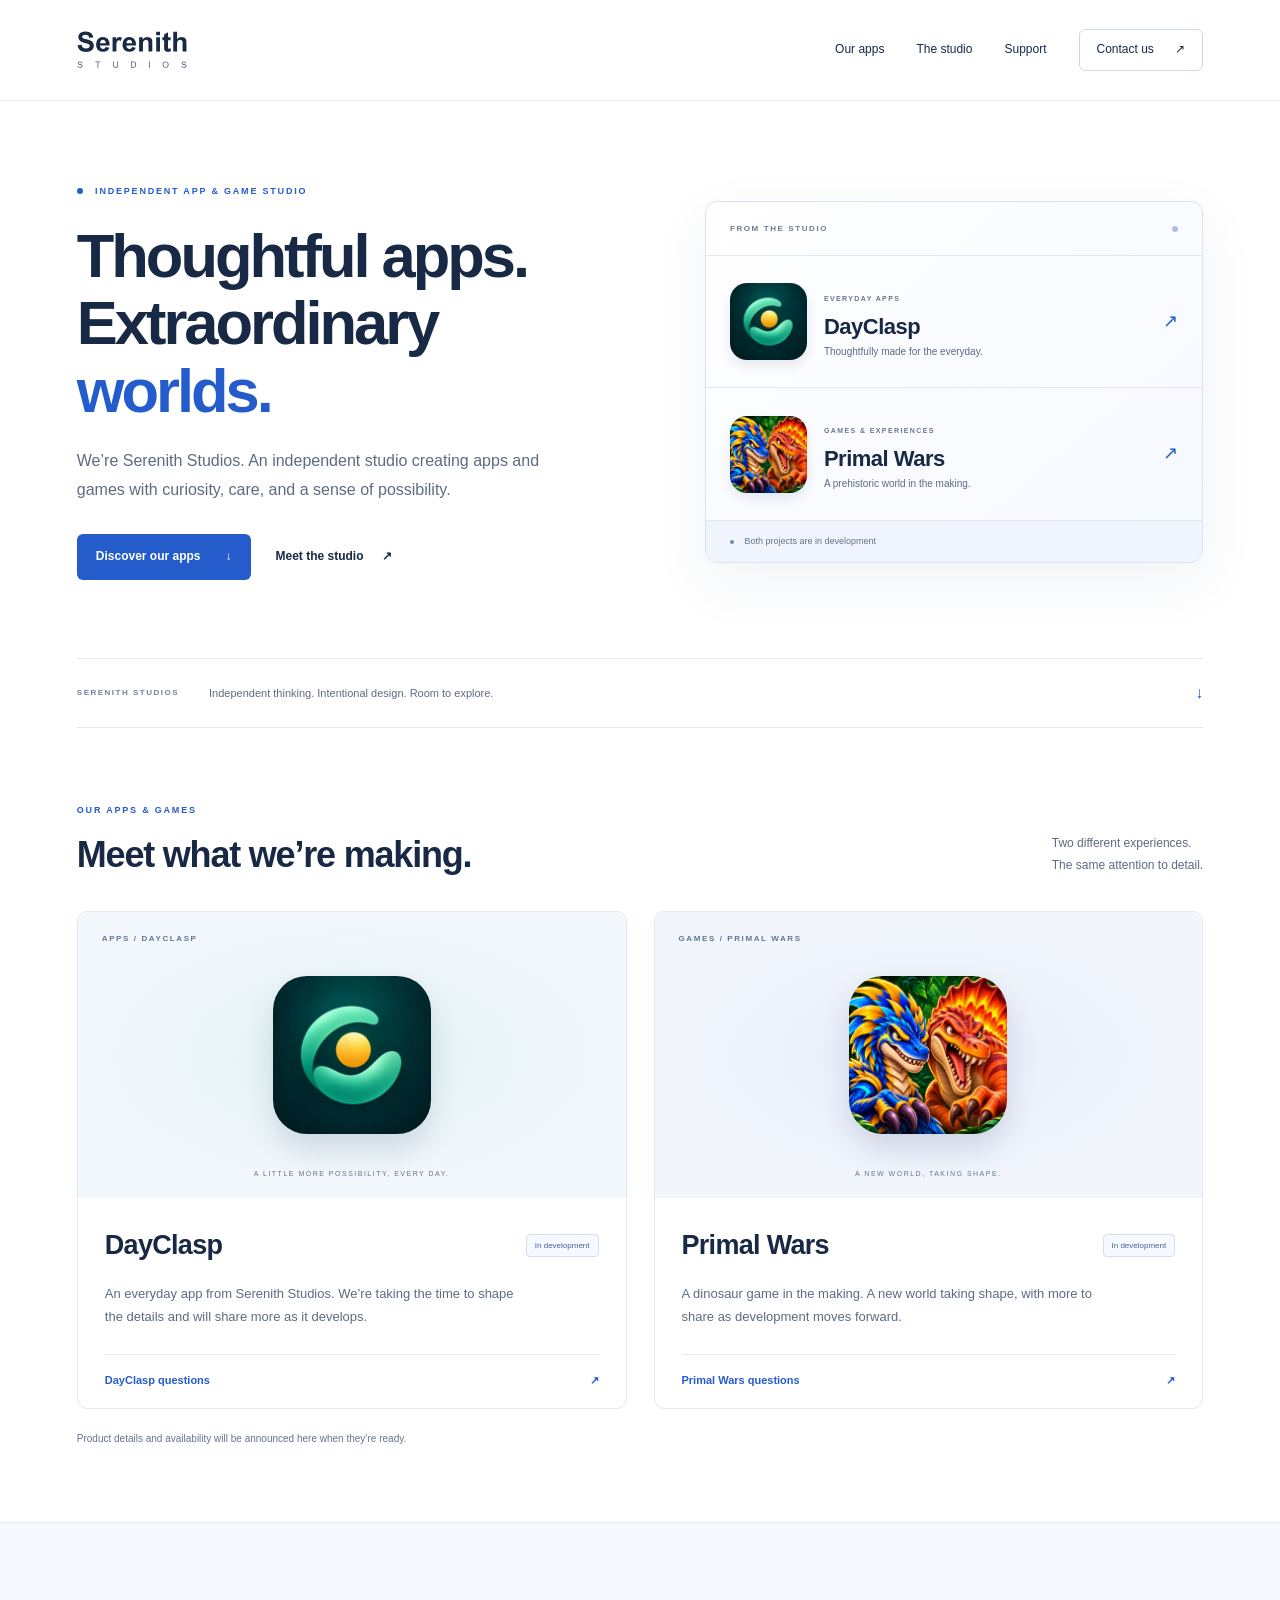
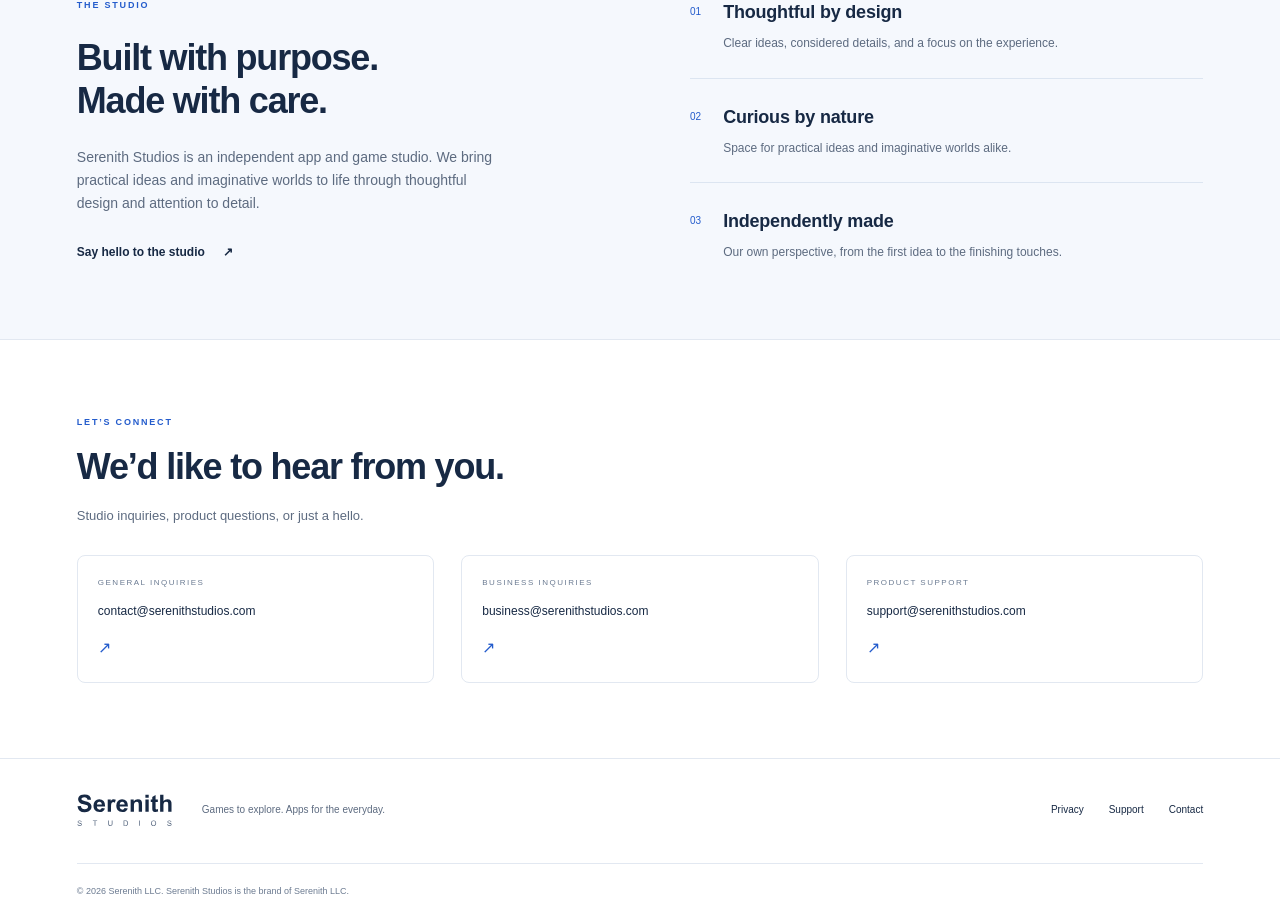
<file: index.html>
<!doctype html><html lang="en"><head><meta charset="utf-8"><meta name="viewport" content="width=device-width,initial-scale=1"><meta name="theme-color" content="#ffffff"><title>Serenith Studios — Games & apps, thoughtfully made</title><meta name="description" content="Serenith Studios is the brand of Serenith LLC, developing Primal Wars and DayClasp. Explore our work and get in touch."><link rel="icon" href="/assets/mark.svg" type="image/svg+xml"><link rel="stylesheet" href="/assets/style.css?v=wordmark-3"></head><body><a class="skip" href="#main">Skip to content</a>
<header><a class="brand" href="/" aria-label="Serenith Studios home"><img class="wordmark" src="/assets/wordmark.svg" alt="Serenith Studios" width="202" height="75"></a><nav aria-label="Main navigation"><a href="/#apps">Our apps</a><a href="/#studio">The studio</a><a href="/support/">Support</a><a class="nav-contact" href="/#contact">Contact us <span aria-hidden="true">↗</span></a></nav></header><main id="main">
<section class="hero">
 <div class="hero-copy"><p class="eyebrow"><span></span> INDEPENDENT APP & GAME STUDIO</p><h1>Thoughtful apps.<br>Extraordinary <span>worlds.</span></h1><p class="intro">We’re Serenith Studios. An independent studio creating apps and games with curiosity, care, and a sense of possibility.</p><div class="hero-actions"><a class="button" href="#apps">Discover our apps <span aria-hidden="true">↓</span></a><a class="quiet-link" href="#studio">Meet the studio <span aria-hidden="true">↗</span></a></div></div>
 <div class="portfolio-preview" aria-label="Our projects in development"><div class="preview-heading"><span>FROM THE STUDIO</span><span class="preview-dot" aria-hidden="true"></span></div><a class="preview-product" href="#dayclasp"><img src="/assets/dayclasp-icon.png" alt="" width="1024" height="1024"><div><small>EVERYDAY APPS</small><h2>DayClasp</h2><p>Thoughtfully made for the everyday.</p></div><span class="arrow" aria-hidden="true">↗</span></a><a class="preview-product" href="#primal-wars"><img src="/assets/primal-wars-icon.png" alt="" width="1024" height="1024"><div><small>GAMES & EXPERIENCES</small><h2>Primal Wars</h2><p>A prehistoric world in the making.</p></div><span class="arrow" aria-hidden="true">↗</span></a><div class="preview-foot"><span class="status-dot"></span> Both projects are in development</div></div>
</section>
<div class="studio-strip"><span>SERENITH STUDIOS</span><p>Independent thinking. Intentional design. Room to explore.</p><a href="#apps" aria-label="Explore our apps">↓</a></div>
<section class="apps section" id="apps"><div class="section-heading"><div><p class="eyebrow">OUR APPS & GAMES</p><h2>Meet what we’re making.</h2></div><p>Two different experiences.<br>The same attention to detail.</p></div>
 <div class="app-grid"><article class="app-card" id="dayclasp"><div class="app-stage day-stage"><span class="stage-category">APPS / DAYCLASP</span><img src="/assets/dayclasp-icon.png" alt="Current DayClasp app icon" width="1024" height="1024"><span class="stage-caption">A LITTLE MORE POSSIBILITY, EVERY DAY.</span></div><div class="app-content"><div class="app-title"><h3>DayClasp</h3><span class="status">In development</span></div><p>An everyday app from Serenith Studios. We’re taking the time to shape the details and will share more as it develops.</p><a class="product-link" href="/support/#dayclasp">DayClasp questions <span aria-hidden="true">↗</span></a></div></article>
 <article class="app-card" id="primal-wars"><div class="app-stage primal-stage"><span class="stage-category">GAMES / PRIMAL WARS</span><img src="/assets/primal-wars-icon.png" alt="Current Primal Wars app icon showing two colorful dinosaurs" width="1024" height="1024"><span class="stage-caption">A NEW WORLD, TAKING SHAPE.</span></div><div class="app-content"><div class="app-title"><h3>Primal Wars</h3><span class="status">In development</span></div><p>A dinosaur game in the making. A new world taking shape, with more to share as development moves forward.</p><a class="product-link" href="/support/#primal-wars">Primal Wars questions <span aria-hidden="true">↗</span></a></div></article></div>
 <p class="availability-note">Product details and availability will be announced here when they’re ready.</p></section>
<section class="studio section" id="studio"><div><p class="eyebrow">THE STUDIO</p><h2>Built with purpose.<br>Made with care.</h2><p class="studio-description">Serenith Studios is an independent app and game studio. We bring practical ideas and imaginative worlds to life through thoughtful design and attention to detail.</p><a class="quiet-link" href="mailto:contact@serenithstudios.com">Say hello to the studio <span aria-hidden="true">↗</span></a></div><div class="principles"><div><span>01</span><div><h3>Thoughtful by design</h3><p>Clear ideas, considered details, and a focus on the experience.</p></div></div><div><span>02</span><div><h3>Curious by nature</h3><p>Space for practical ideas and imaginative worlds alike.</p></div></div><div><span>03</span><div><h3>Independently made</h3><p>Our own perspective, from the first idea to the finishing touches.</p></div></div></div></section>
<section class="contact section" id="contact"><div><p class="eyebrow">LET’S CONNECT</p><h2>We’d like to hear from you.</h2><p>Studio inquiries, product questions, or just a hello.</p></div><div class="contact-grid"><a href="mailto:contact@serenithstudios.com"><span>GENERAL INQUIRIES</span><strong>contact@serenithstudios.com</strong><b aria-hidden="true">↗</b></a><a href="mailto:business@serenithstudios.com"><span>BUSINESS INQUIRIES</span><strong>business@serenithstudios.com</strong><b aria-hidden="true">↗</b></a><a href="mailto:support@serenithstudios.com"><span>PRODUCT SUPPORT</span><strong>support@serenithstudios.com</strong><b aria-hidden="true">↗</b></a></div></section>
</main><footer><a class="brand" href="/"><img class="wordmark" src="/assets/wordmark.svg" alt="Serenith Studios" width="202" height="75"></a><p>Games to explore. Apps for the everyday.</p><div><a href="/privacy/">Privacy</a><a href="/support/">Support</a><a href="mailto:contact@serenithstudios.com">Contact</a></div><small>© 2026 Serenith LLC. Serenith Studios is the brand of Serenith LLC.</small></footer></body></html>
</file>
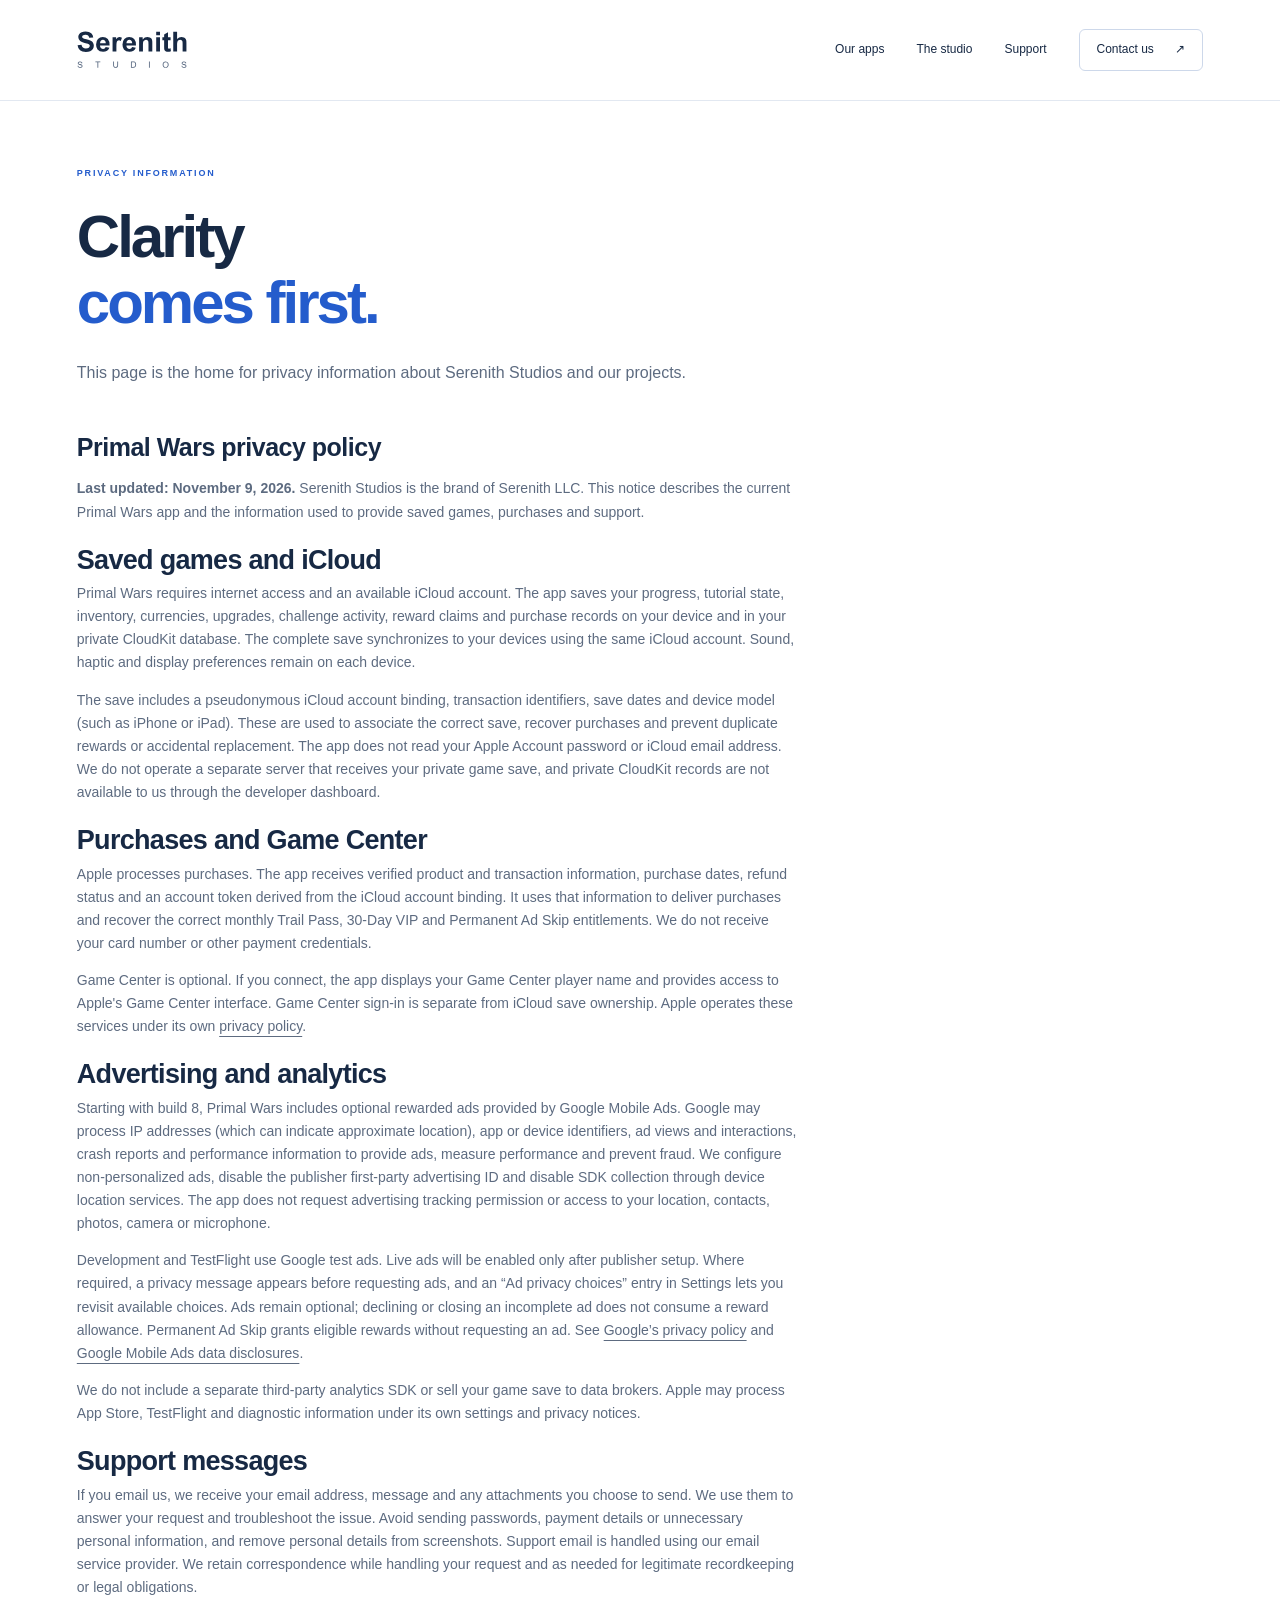
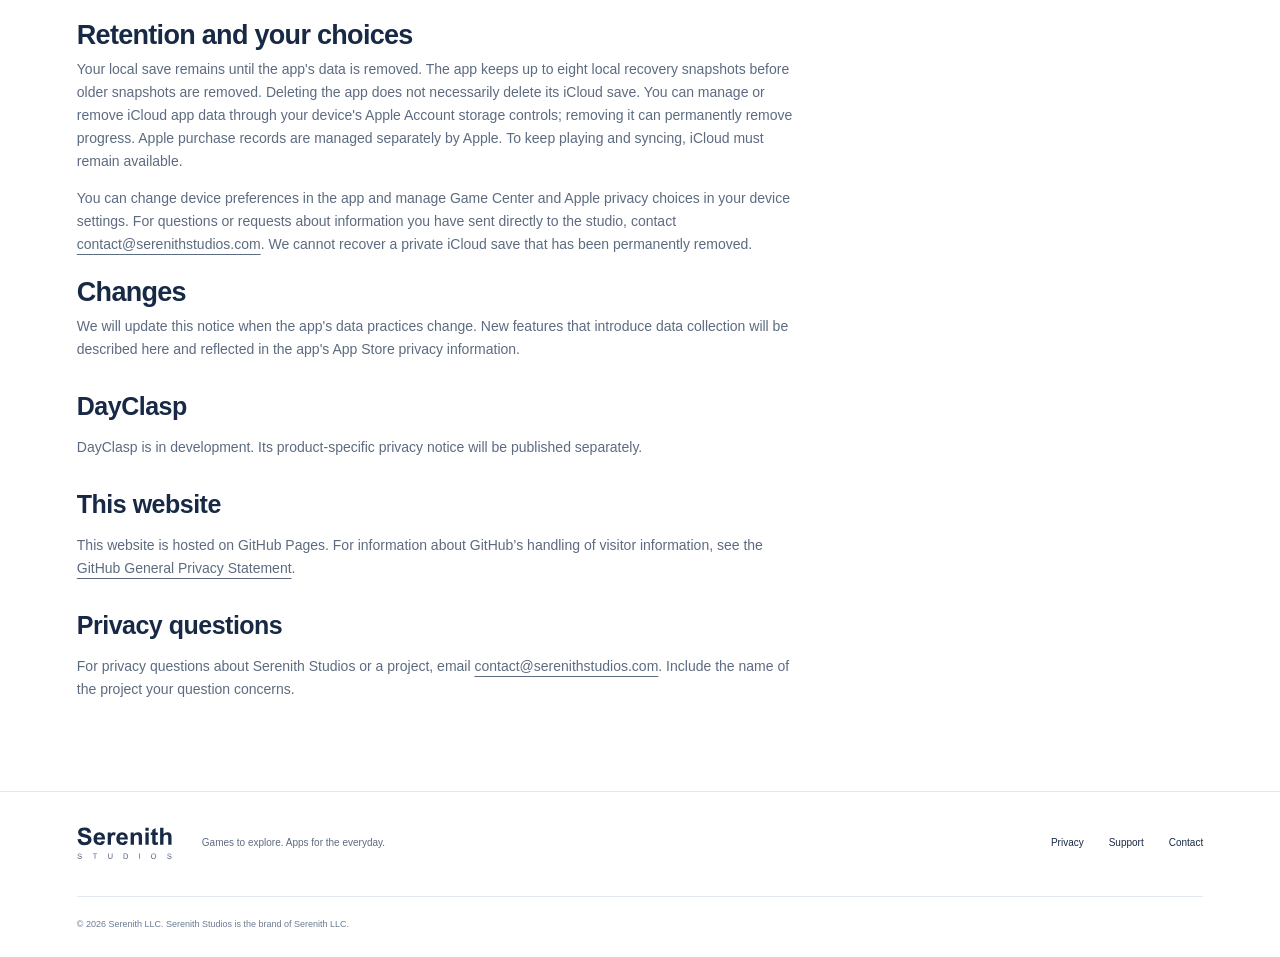
<file: privacy/index.html>
<!doctype html><html lang="en"><head><meta charset="utf-8"><meta name="viewport" content="width=device-width,initial-scale=1"><meta name="theme-color" content="#ffffff"><title>Privacy information — Serenith Studios</title><meta name="description" content="Privacy information and contact details for Serenith Studios, Primal Wars, and DayClasp."><link rel="icon" href="/assets/mark.svg" type="image/svg+xml"><link rel="stylesheet" href="/assets/style.css?v=wordmark-3"></head><body><a class="skip" href="#main">Skip to content</a>
<header><a class="brand" href="/" aria-label="Serenith Studios home"><img class="wordmark" src="/assets/wordmark.svg" alt="Serenith Studios" width="202" height="75"></a><nav aria-label="Main navigation"><a href="/#apps">Our apps</a><a href="/#studio">The studio</a><a href="/support/">Support</a><a class="nav-contact" href="/#contact">Contact us <span aria-hidden="true">↗</span></a></nav></header><main id="main"><section class="document section"><p class="eyebrow">PRIVACY INFORMATION</p><h1>Clarity<br><em>comes first.</em></h1><p class="intro">This page is the home for privacy information about Serenith Studios and our projects.</p><div class="document-copy"><h2 id="primal-wars">Primal Wars privacy policy</h2>
<p><strong>Last updated: November 9, 2026.</strong> Serenith Studios is the brand of Serenith LLC. This notice describes the current Primal Wars app and the information used to provide saved games, purchases and support.</p>
<h3>Saved games and iCloud</h3>
<p>Primal Wars requires internet access and an available iCloud account. The app saves your progress, tutorial state, inventory, currencies, upgrades, challenge activity, reward claims and purchase records on your device and in your private CloudKit database. The complete save synchronizes to your devices using the same iCloud account. Sound, haptic and display preferences remain on each device.</p>
<p>The save includes a pseudonymous iCloud account binding, transaction identifiers, save dates and device model (such as iPhone or iPad). These are used to associate the correct save, recover purchases and prevent duplicate rewards or accidental replacement. The app does not read your Apple Account password or iCloud email address. We do not operate a separate server that receives your private game save, and private CloudKit records are not available to us through the developer dashboard.</p>
<h3>Purchases and Game Center</h3>
<p>Apple processes purchases. The app receives verified product and transaction information, purchase dates, refund status and an account token derived from the iCloud account binding. It uses that information to deliver purchases and recover the correct monthly Trail Pass, 30-Day VIP and Permanent Ad Skip entitlements. We do not receive your card number or other payment credentials.</p>
<p>Game Center is optional. If you connect, the app displays your Game Center player name and provides access to Apple's Game Center interface. Game Center sign-in is separate from iCloud save ownership. Apple operates these services under its own <a href="https://www.apple.com/legal/privacy/">privacy policy</a>.</p>
<h3>Advertising and analytics</h3>
<p>Starting with build 8, Primal Wars includes optional rewarded ads provided by Google Mobile Ads. Google may process IP addresses (which can indicate approximate location), app or device identifiers, ad views and interactions, crash reports and performance information to provide ads, measure performance and prevent fraud. We configure non-personalized ads, disable the publisher first-party advertising ID and disable SDK collection through device location services. The app does not request advertising tracking permission or access to your location, contacts, photos, camera or microphone.</p>
<p>Development and TestFlight use Google test ads. Live ads will be enabled only after publisher setup. Where required, a privacy message appears before requesting ads, and an “Ad privacy choices” entry in Settings lets you revisit available choices. Ads remain optional; declining or closing an incomplete ad does not consume a reward allowance. Permanent Ad Skip grants eligible rewards without requesting an ad. See <a href="https://policies.google.com/privacy">Google’s privacy policy</a> and <a href="https://developers.google.com/admob/ios/privacy/data-disclosure">Google Mobile Ads data disclosures</a>.</p>
<p>We do not include a separate third-party analytics SDK or sell your game save to data brokers. Apple may process App Store, TestFlight and diagnostic information under its own settings and privacy notices.</p>
<h3>Support messages</h3>
<p>If you email us, we receive your email address, message and any attachments you choose to send. We use them to answer your request and troubleshoot the issue. Avoid sending passwords, payment details or unnecessary personal information, and remove personal details from screenshots. Support email is handled using our email service provider. We retain correspondence while handling your request and as needed for legitimate recordkeeping or legal obligations.</p>
<h3>Retention and your choices</h3>
<p>Your local save remains until the app's data is removed. The app keeps up to eight local recovery snapshots before older snapshots are removed. Deleting the app does not necessarily delete its iCloud save. You can manage or remove iCloud app data through your device's Apple Account storage controls; removing it can permanently remove progress. Apple purchase records are managed separately by Apple. To keep playing and syncing, iCloud must remain available.</p>
<p>You can change device preferences in the app and manage Game Center and Apple privacy choices in your device settings. For questions or requests about information you have sent directly to the studio, contact <a href="mailto:contact@serenithstudios.com?subject=Primal%20Wars%20privacy">contact@serenithstudios.com</a>. We cannot recover a private iCloud save that has been permanently removed.</p>
<h3>Changes</h3>
<p>We will update this notice when the app's data practices change. New features that introduce data collection will be described here and reflected in the app's App Store privacy information.</p>
<h2>DayClasp</h2><p>DayClasp is in development. Its product-specific privacy notice will be published separately.</p><h2>This website</h2><p>This website is hosted on GitHub Pages. For information about GitHub’s handling of visitor information, see the <a href="https://docs.github.com/en/site-policy/privacy-policies/github-general-privacy-statement">GitHub General Privacy Statement</a>.</p><h2>Privacy questions</h2><p>For privacy questions about Serenith Studios or a project, email <a href="mailto:contact@serenithstudios.com?subject=Privacy%20inquiry">contact@serenithstudios.com</a>. Include the name of the project your question concerns.</p></div></section></main><footer><a class="brand" href="/"><img class="wordmark" src="/assets/wordmark.svg" alt="Serenith Studios" width="202" height="75"></a><p>Games to explore. Apps for the everyday.</p><div><a href="/privacy/">Privacy</a><a href="/support/">Support</a><a href="mailto:contact@serenithstudios.com">Contact</a></div><small>© 2026 Serenith LLC. Serenith Studios is the brand of Serenith LLC.</small></footer></body></html>
</file>
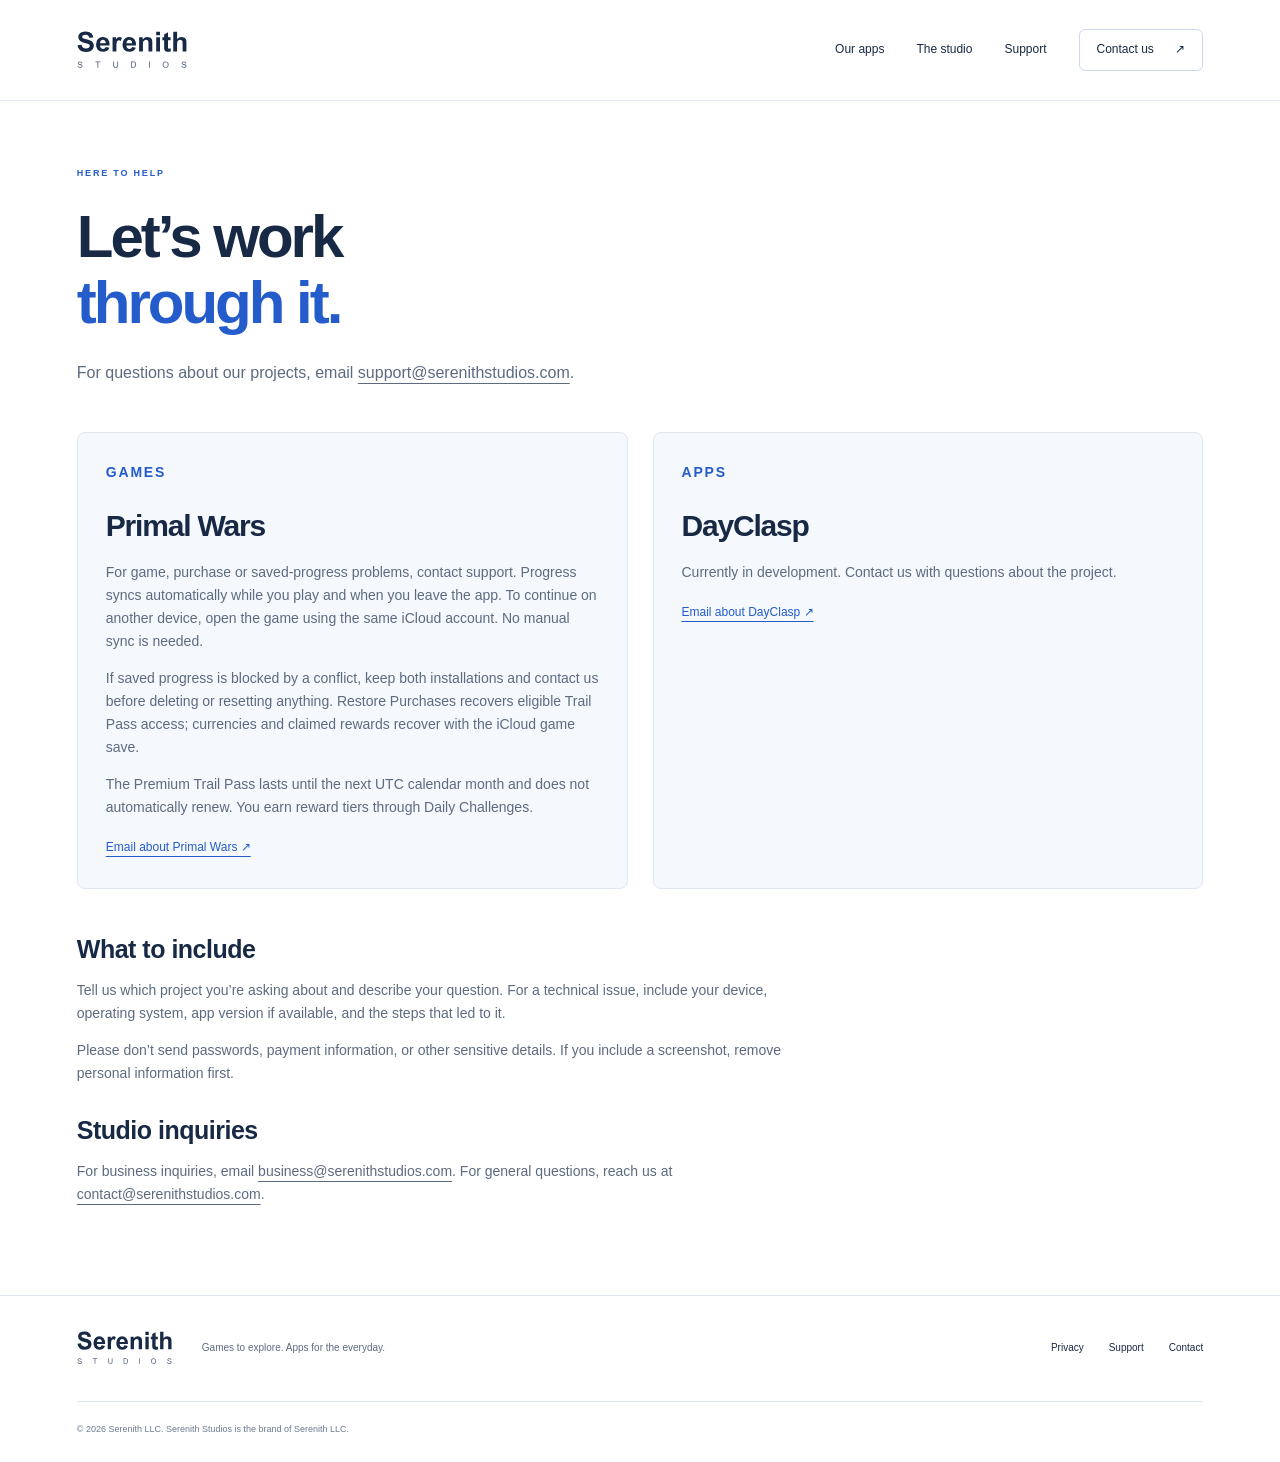
<file: support/index.html>
<!doctype html><html lang="en"><head><meta charset="utf-8"><meta name="viewport" content="width=device-width,initial-scale=1"><meta name="theme-color" content="#ffffff"><title>Support — Serenith Studios</title><meta name="description" content="Contact Serenith Studios for Primal Wars and DayClasp questions and support."><link rel="icon" href="/assets/mark.svg" type="image/svg+xml"><link rel="stylesheet" href="/assets/style.css?v=wordmark-3"></head><body><a class="skip" href="#main">Skip to content</a>
<header><a class="brand" href="/" aria-label="Serenith Studios home"><img class="wordmark" src="/assets/wordmark.svg" alt="Serenith Studios" width="202" height="75"></a><nav aria-label="Main navigation"><a href="/#apps">Our apps</a><a href="/#studio">The studio</a><a href="/support/">Support</a><a class="nav-contact" href="/#contact">Contact us <span aria-hidden="true">↗</span></a></nav></header><main id="main"><section class="document section"><p class="eyebrow">HERE TO HELP</p><h1>Let’s work<br><em>through it.</em></h1><p class="intro">For questions about our projects, email <a href="mailto:support@serenithstudios.com">support@serenithstudios.com</a>.</p><div class="support-grid"><article id="primal-wars"><p class="eyebrow">GAMES</p><h2>Primal Wars</h2><p>For game, purchase or saved-progress problems, contact support. Progress syncs automatically while you play and when you leave the app. To continue on another device, open the game using the same iCloud account. No manual sync is needed.</p><p>If saved progress is blocked by a conflict, keep both installations and contact us before deleting or resetting anything. Restore Purchases recovers eligible Trail Pass access; currencies and claimed rewards recover with the iCloud game save.</p><p>The Premium Trail Pass lasts until the next UTC calendar month and does not automatically renew. You earn reward tiers through Daily Challenges.</p><a class="text-link" href="mailto:support@serenithstudios.com?subject=Primal Wars%20inquiry">Email about Primal Wars ↗</a></article><article id="dayclasp"><p class="eyebrow">APPS</p><h2>DayClasp</h2><p>Currently in development. Contact us with questions about the project.</p><a class="text-link" href="mailto:support@serenithstudios.com?subject=DayClasp%20inquiry">Email about DayClasp ↗</a></article></div><div class="document-copy"><h2>What to include</h2><p>Tell us which project you’re asking about and describe your question. For a technical issue, include your device, operating system, app version if available, and the steps that led to it.</p><p>Please don’t send passwords, payment information, or other sensitive details. If you include a screenshot, remove personal information first.</p><h2>Studio inquiries</h2><p>For business inquiries, email <a href="mailto:business@serenithstudios.com">business@serenithstudios.com</a>. For general questions, reach us at <a href="mailto:contact@serenithstudios.com">contact@serenithstudios.com</a>.</p></div></section></main><footer><a class="brand" href="/"><img class="wordmark" src="/assets/wordmark.svg" alt="Serenith Studios" width="202" height="75"></a><p>Games to explore. Apps for the everyday.</p><div><a href="/privacy/">Privacy</a><a href="/support/">Support</a><a href="mailto:contact@serenithstudios.com">Contact</a></div><small>© 2026 Serenith LLC. Serenith Studios is the brand of Serenith LLC.</small></footer></body></html>
</file>
<file: assets/style.css>
:root{color-scheme:light;--ink:#172944;--blue:#245ccc;--muted:#5d6b80;--line:#e2e8f1;--pale:#f5f8fd}*{box-sizing:border-box}html{scroll-behavior:smooth;scroll-padding-top:30px}body{margin:0;background:#fff;color:var(--ink);font:16px/1.65 -apple-system,BlinkMacSystemFont,"Segoe UI",sans-serif;-webkit-font-smoothing:antialiased}a{color:inherit;text-underline-offset:5px}a:focus-visible{outline:3px solid #2f65da;outline-offset:6px}header,main,footer{max-width:1440px;margin:auto}header{display:flex;align-items:center;justify-content:space-between;gap:30px;padding:29px 6%;border-bottom:1px solid var(--line)}.brand{font-size:28px;font-weight:650;letter-spacing:-1.5px;line-height:1;text-decoration:none;display:inline-block}.brand>span{display:block;font-size:8px;letter-spacing:5px;font-weight:500;margin-top:10px;color:#53647d}nav{display:flex;align-items:center;gap:32px;font-size:12px;font-weight:500}nav a{text-decoration:none}nav a:hover,.quiet-link:hover{color:var(--blue)}.nav-contact{padding:10px 17px;border:1px solid #cdd8ea;border-radius:6px}.nav-contact span{margin-left:18px}.skip{position:absolute;top:-100px;left:12px;padding:10px;background:var(--blue);color:#fff;z-index:10}.skip:focus{top:10px}h1,h2,h3,p{margin-top:0}h1,h2,h3{font-weight:600}h1{font-size:clamp(43px,4.8vw,68px);line-height:1.1;letter-spacing:-3px;margin-bottom:23px}h1>span{color:var(--blue)}h2{font-size:36px;line-height:1.2;letter-spacing:-1.2px;margin-bottom:0}h3{font-size:27px;letter-spacing:-.7px;margin-bottom:0}.hero{padding:83px 6% 78px;display:grid;grid-template-columns:1.12fr 1fr;align-items:center;gap:70px}.eyebrow{font-size:9px;font-weight:650;letter-spacing:1.8px;color:var(--blue);margin-bottom:23px}.eyebrow>span,.status-dot{display:inline-block;width:6px;height:6px;border-radius:50%;background:var(--blue);margin-right:8px}.intro{color:var(--muted);font-size:16px;max-width:470px;line-height:1.8;margin-bottom:29px}.hero-actions{display:flex;gap:25px;align-items:center}.button{display:inline-flex;align-items:center;gap:25px;background:var(--blue);color:#fff;border-radius:6px;padding:13px 19px;text-decoration:none;font-size:12px;font-weight:600}.button:hover{background:#1749aa}.quiet-link{display:inline-flex;align-items:center;gap:18px;font-size:12px;text-decoration:none;font-weight:600}.portfolio-preview{min-width:0;border:1px solid #d9e3f3;border-radius:12px;box-shadow:0 20px 60px #213d7410;background:linear-gradient(140deg,#fff,#f5f8ff)}.preview-heading{display:flex;align-items:center;justify-content:space-between;padding:20px 24px;border-bottom:1px solid var(--line);font-size:8px;font-weight:600;letter-spacing:1.6px;color:#6c7a8e}.preview-dot{width:6px;height:6px;border-radius:50%;background:#acbfe3}.preview-product{display:flex;gap:17px;align-items:center;text-decoration:none;padding:27px 24px}.preview-product+.preview-product{border-top:1px solid var(--line)}.preview-product img{width:77px;height:77px;object-fit:contain;border-radius:17px;flex-shrink:0;box-shadow:0 6px 12px #1d35591a}.preview-product h2{font-size:22px;letter-spacing:-.5px;margin:4px 0}.preview-product small{font-size:7px;letter-spacing:1.4px;font-weight:650;color:#68778e}.preview-product p{font-size:10px;color:var(--muted);margin:0}.preview-product .arrow{margin-left:auto;color:var(--blue);font-size:18px}.preview-product:hover{background:#eef4ff}.preview-foot{font-size:9px;color:#61728b;background:#f0f5fd;border-top:1px solid var(--line);padding:13px 24px;border-radius:0 0 12px 12px}.preview-foot .status-dot{width:4px;height:4px;background:#7188ad}.studio-strip{display:flex;gap:30px;align-items:center;margin:0 6%;padding:21px 0;border-block:1px solid var(--line)}.studio-strip>span{font-size:8px;letter-spacing:1.5px;font-weight:600;color:#71819a}.studio-strip p{margin:0;font-size:11px;color:var(--muted)}.studio-strip>a{margin-left:auto;text-decoration:none;color:var(--blue)}.section{padding:75px 6%}.section-heading{display:flex;justify-content:space-between;align-items:flex-end;gap:30px;margin-bottom:35px}.section-heading .eyebrow{margin-bottom:15px}.section-heading>p{font-size:12px;line-height:1.8;color:var(--muted);margin:0}.app-grid{display:grid;grid-template-columns:1fr 1fr;gap:27px}.app-card{border:1px solid var(--line);border-radius:10px;overflow:hidden;scroll-margin-top:30px}.app-stage{position:relative;display:grid;place-items:center;min-height:286px;background:#edf4ff}.day-stage{background:radial-gradient(ellipse at 50% 50%,#e1f2f3,#f2f7fc 65%)}.primal-stage{background:radial-gradient(ellipse at 50% 50%,#e5ecfa,#f2f5fc 65%)}.app-stage>img{width:158px;height:158px;border-radius:34px;box-shadow:0 15px 28px #253f6a26;object-fit:contain}.stage-category{position:absolute;top:20px;left:24px;font-size:8px;letter-spacing:1.6px;color:#627692;font-weight:600}.stage-caption{position:absolute;bottom:19px;font-size:7px;letter-spacing:1.5px;color:#627692}.app-content{padding:25px 27px 0}.app-title{display:flex;justify-content:space-between;align-items:center;gap:10px}.status{font-size:8px;color:#42639a;border:1px solid #d3def0;background:#f6f9ff;border-radius:4px;padding:4px 8px;white-space:nowrap}.app-content>p{font-size:13px;line-height:1.8;color:var(--muted);margin:14px 0 24px;min-height:48px;max-width:420px}.product-link{display:flex;align-items:center;justify-content:space-between;padding:16px 0 19px;border-top:1px solid var(--line);font-size:11px;color:var(--blue);font-weight:600;text-decoration:none}.product-link:hover{text-decoration:underline}.availability-note{font-size:10px;color:#65748a;margin:22px 0 0}.studio{display:grid;grid-template-columns:1fr 1fr;gap:100px;background:var(--pale);border-block:1px solid var(--line)}.studio-description{color:var(--muted);font-size:14px;margin:23px 0;max-width:430px}.principles>div{display:flex;gap:22px;padding:24px 0;border-bottom:1px solid #dce5f1}.principles>div:first-child{padding-top:0}.principles>div:last-child{border:0;padding-bottom:0}.principles>div>span{color:var(--blue);font-size:10px;padding-top:6px}.principles h3{font-size:18px;letter-spacing:-.2px;margin-bottom:6px}.principles p{font-size:12px;color:var(--muted);margin:0}.contact .eyebrow{margin-bottom:15px}.contact>div>p:not(.eyebrow){font-size:13px;color:var(--muted);margin-top:17px;margin-bottom:28px}.contact-grid{display:grid;grid-template-columns:1fr 1fr;gap:27px}.contact-grid>a{position:relative;text-decoration:none;border:1px solid var(--line);border-radius:8px;padding:23px 24px}.contact-grid>a:hover{background:var(--pale);border-color:#bbcff0}.contact-grid span{display:block;font-size:8px;letter-spacing:1.5px;color:#6b7b92;margin-bottom:8px}.contact-grid strong{font-size:15px;font-weight:500;overflow-wrap:anywhere}.contact-grid b{position:absolute;right:23px;top:32px;color:var(--blue);font-weight:400}footer{border-top:1px solid var(--line);padding:35px 6% 25px;display:flex;align-items:center;flex-wrap:wrap;gap:30px}footer .brand{font-size:23px}footer .brand span{font-size:6px;letter-spacing:4px}footer>p{font-size:10px;color:var(--muted);margin:0}footer>div{display:flex;gap:25px;margin-left:auto}footer>div>a{font-size:10px;text-decoration:none}footer>small{width:100%;font-size:9px;color:#6c7b91;border-top:1px solid var(--line);padding-top:20px;margin-top:6px}.document{min-height:70vh;padding-top:65px}.document h1{font-size:60px}.document h1 em{font-style:normal;color:var(--blue)}.document .intro{max-width:650px;overflow-wrap:anywhere}.document-copy{max-width:720px;margin-top:45px}.document-copy h2{font-size:25px;letter-spacing:-.5px;margin:30px 0 15px}.document-copy p{color:var(--muted);font-size:14px}.support-grid{display:grid;grid-template-columns:1fr 1fr;gap:25px;margin-top:45px}.support-grid article{background:var(--pale);border:1px solid var(--line);padding:28px;border-radius:8px}.support-grid h2{font-size:30px;margin-bottom:17px}.support-grid p{color:var(--muted);font-size:14px}.text-link{color:var(--blue);font-size:12px}.support-grid .eyebrow{color:var(--blue)}
@media(min-width:1500px){body{padding-inline:3%}}@media(max-width:1000px){.hero{gap:35px}.hero h1{font-size:48px}.preview-product{padding:23px 18px;gap:12px}.preview-product img{width:65px;height:65px}.preview-product p{max-width:160px}.hero-actions{gap:18px}.studio{gap:50px}.contact-grid strong{font-size:13px}.contact-grid b{right:14px}.app-title h3{font-size:24px}}@media(max-width:760px){header{padding-block:24px}nav{gap:22px}.nav-contact{display:none}.hero{grid-template-columns:1fr;padding-top:53px;padding-bottom:45px;gap:35px}.hero h1{font-size:54px}.hero-copy{max-width:600px}.portfolio-preview{max-width:600px}.preview-product p{max-width:none}.studio-strip{gap:20px}.studio-strip>span{display:none}.section{padding-block:55px}.section-heading{align-items:flex-start;flex-direction:column;gap:17px}h2{font-size:32px}.app-grid{gap:20px}.app-title{flex-direction:column;align-items:flex-start}.app-stage{min-height:250px}.app-stage>img{width:135px;height:135px;border-radius:28px}.app-content{padding-inline:21px}.app-content>p{min-height:92px}.stage-caption{font-size:6px}.stage-category{left:20px}.studio{grid-template-columns:1fr;gap:35px}.contact-grid{grid-template-columns:1fr;gap:15px}.contact-grid strong{font-size:17px}.contact-grid b{right:24px}footer>p{display:none}.document h1{font-size:50px}.support-grid{grid-template-columns:1fr}}@media(max-width:500px){.brand{font-size:25px}.brand>span{font-size:7px;letter-spacing:4px}nav{font-size:10px;gap:16px}.hero h1{font-size:42px;letter-spacing:-1.9px}.eyebrow{font-size:7px;letter-spacing:1.5px}.intro{font-size:14px}.hero-actions{gap:20px}.button,.quiet-link{font-size:10px}.button{padding:12px 15px;gap:20px}.quiet-link{gap:10px}.preview-product img{width:62px;height:62px;border-radius:14px}.preview-product h2{font-size:21px}.preview-product p{font-size:10px}.preview-heading{padding:17px 20px}.preview-product{padding:20px}.preview-foot{padding:12px 20px}.studio-strip p{font-size:9px}.app-grid{grid-template-columns:1fr;gap:25px}.app-stage{min-height:255px}.app-stage>img{width:150px;height:150px;border-radius:32px}.app-title{flex-direction:row;align-items:center}.app-content>p{min-height:0}.stage-caption{font-size:6px}.app-content{padding-inline:23px}h2{font-size:29px;letter-spacing:-.8px}.contact-grid strong{font-size:14px}.contact-grid>a{padding:20px}.contact-grid b{right:17px;top:29px}footer{gap:20px}footer>div{gap:17px}footer>small{font-size:8px}.document h1{font-size:43px}.document-copy p{font-size:13px}}
@media(prefers-reduced-motion:reduce){html{scroll-behavior:auto}}

/* Keep the studio lettering flush with both edges of the wordmark. */
.brand>.wordmark-sub{display:flex;justify-content:space-between;width:100%;letter-spacing:0}footer .brand>.wordmark-sub{letter-spacing:0}
/* Compensate for glyph side bearings so the visible letter edges align. */
.brand>.wordmark-sub{position:relative;left:-.5px;width:calc(100% + 2.5px)}
footer .brand>.wordmark-sub{left:-.4px;width:calc(100% + 2px)}

.brand{line-height:0;letter-spacing:0}.brand .wordmark{display:block;width:110px;height:auto}footer .brand .wordmark{width:95px}.contact-grid{grid-template-columns:repeat(3,minmax(0,1fr))}.contact-grid strong{font-size:12px}.contact-grid b{position:static;display:block;margin-top:12px}.contact-grid>a{padding:20px}@media(max-width:1000px){.contact-grid{grid-template-columns:1fr}.contact-grid strong{font-size:16px}.contact-grid b{position:absolute;top:27px;right:22px;margin:0}}@media(max-width:500px){.brand .wordmark{width:97px}.contact-grid strong{font-size:13px}}
</file>
